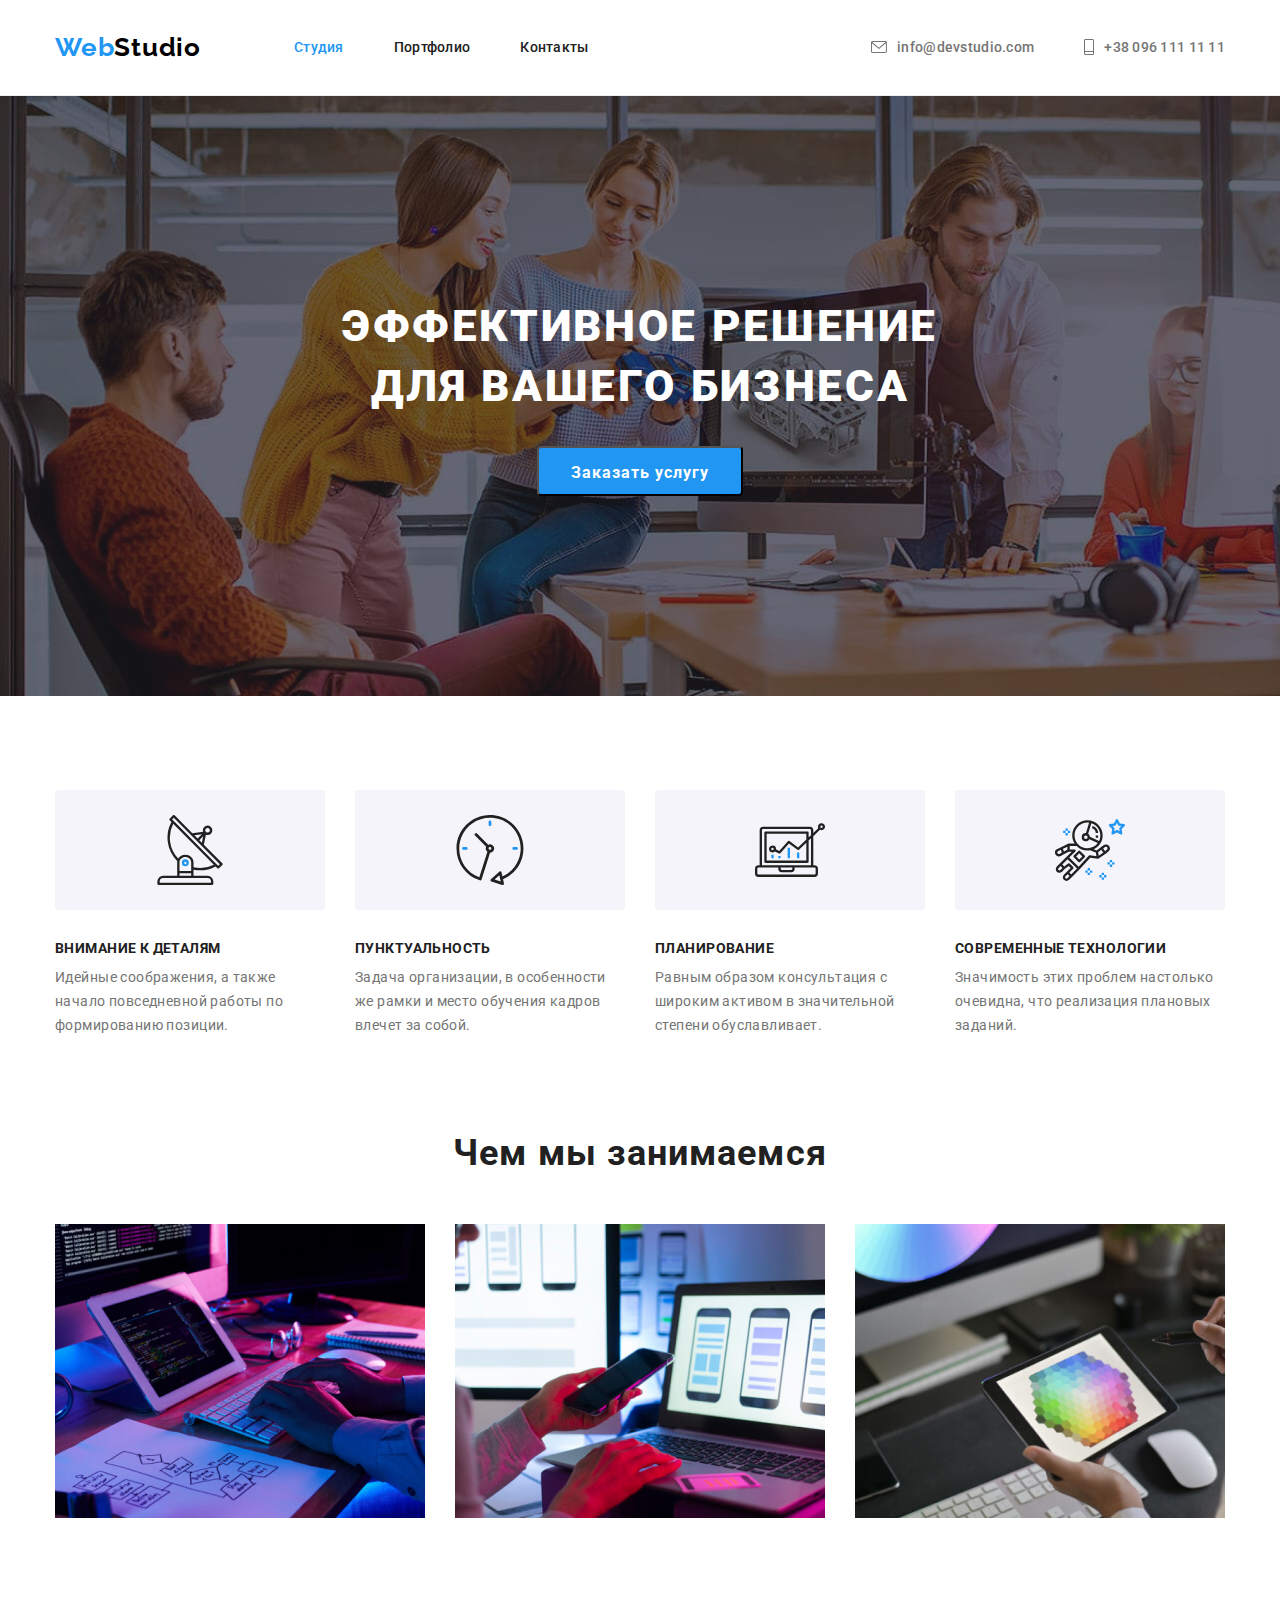
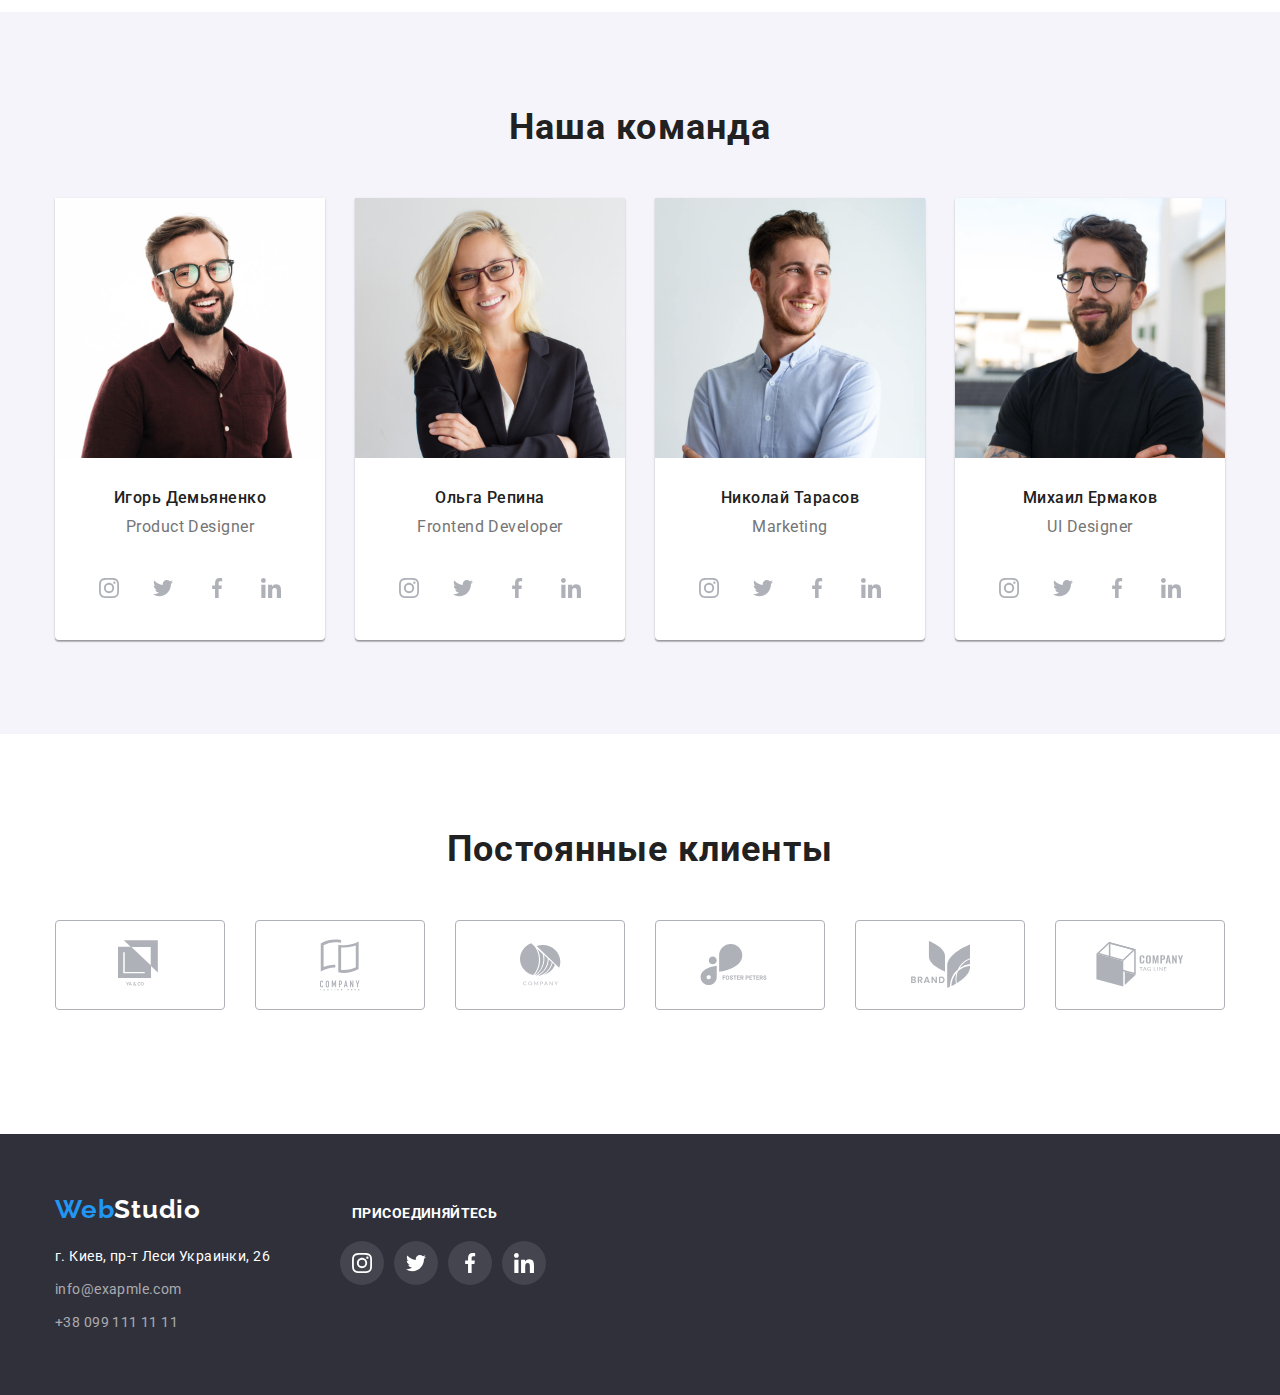
<file: index.html>
<!DOCTYPE html>
<html lang="ru">
  <head>
    <meta charset="UTF-8" />
    <meta name="viewport" content="width=device-width, initial-scale=1.0" />
    <title>WebStudio</title>
    <link
      href="https://fonts.googleapis.com/css2?family=Raleway:wght@700&family=Roboto:wght@400;500;700;900&display=swap"
      rel="stylesheet"
    />
    <link
      rel="stylesheet"
      href="https://cdnjs.cloudflare.com/ajax/libs/modern-normalize/1.0.0/modern-normalize.css"
    />
    <link rel="stylesheet" href="./css/styles.css" />
  </head>
  <body>
    <!-- HEADER -->
    <header class="header">
      <div class="container">
        <nav class="nav">
          <a
            class="logo link"
            href="./index.html"
            aria-label="WebStudio главная страница"
            lang="en"
          >
            <span class="logo-second-color">Web</span
            ><span class="logo-light-theme-color">Studio</span>
          </a>
          <ul class="nav-list list">
            <li class="nav-list-li">
              <a class="nav-list-link link current" href="./index.html"
                >Студия</a
              >
            </li>
            <li class="nav-list-li">
              <a class="nav-list-link link" href="./portfolio.html"
                >Портфолио</a
              >
            </li>
            <li class="nav-list-li">
              <a class="nav-list-link link" href="">Контакты</a>
            </li>
          </ul>
        </nav>
        <address class="adress">
          <ul class="adress-list list">
            <li class="adress-list-li">
              <a class="adress-list-link link" href="mailto:info@devstudio.com">
                <svg class="adress-list-svg" width="16" height="12">
                  <use href="./images/sprite.svg#icon-envelope"></use>
                </svg>
                info@devstudio.com
              </a>
            </li>
            <li class="adress-list-li">
              <a class="adress-list-link link" href="tel:+380961111111">
                <svg class="adress-list-svg" width="10" height="16">
                  <use href="./images/sprite.svg#icon-phone"></use>
                </svg>
                +38 096 111 11 11
              </a>
            </li>
          </ul>
        </address>
      </div>
    </header>
    <main>
      <!-- HERO -->
      <section class="hero">
        <div class="container">
          <h1 class="hero-title">Эффективное решение для вашего бизнеса</h1>
          <button class="modal-btn" type="button">Заказать услугу</button>
        </div>
      </section>
      <!-- FEATURES SECTION -->
      <section class="features section">
        <div class="container">
          <ul class="features-list list">
            <li class="features-list-li icon-details">
              <h3 class="features-list-title">Внимание к деталям</h3>
              <p class="features-list-text">
                Идейные соображения, а также начало повседневной работы по
                формированию позиции.
              </p>
            </li>
            <li class="features-list-li icon-clock">
              <h3 class="features-list-title">Пунктуальность</h3>
              <p class="features-list-text">
                Задача организации, в особенности же рамки и место обучения
                кадров влечет за собой.
              </p>
            </li>
            <li class="features-list-li icon-diagram">
              <h3 class="features-list-title">Планирование</h3>
              <p class="features-list-text">
                Равным образом консультация с широким активом в значительной
                степени обуславливает.
              </p>
            </li>
            <li class="features-list-li icon-astronaut">
              <h3 class="features-list-title">Современные технологии</h3>
              <p class="features-list-text">
                Значимость этих проблем настолько очевидна, что реализация
                плановых заданий.
              </p>
            </li>
          </ul>
        </div>
      </section>
      <!-- WORK -->
      <section class="work">
        <div class="container">
          <h2 class="title">Чем мы занимаемся</h2>
          <ul class="work-list list">
            <li class="work-list-li">
              <img
                src="./images/whatarewedo/keyboard.jpg"
                alt="Печатает на клавиатуре"
                width="370"
                height="294"
              />
            </li>
            <li class="work-list-li">
              <img
                src="./images/whatarewedo/phone.jpg"
                alt="Смотрит на телефон и на монитор лаптопа"
                width="370"
                height="294"
              />
            </li>
            <li class="work-list-li">
              <img
                src="./images/whatarewedo/tablet.jpg"
                alt="Смотрит на планшет"
                width="370"
                height="294"
              />
            </li>
          </ul>
        </div>
      </section>
      <!-- TEAM -->
      <section class="team section">
        <div class="container">
          <h2 class="title">Наша команда</h2>
          <ul class="team-list list">
            <li class="team-list-li">
              <img
                src="./images/team/igor.jpg"
                alt="Игорь Демьяненко"
                width="270"
                height="260"
              />
              <h3 class="team-list-title">Игорь Демьяненко</h3>
              <p class="team-list-text" lang="en">Product Designer</p>
              <ul class="social-list list">
                <li class="social-list-item">
                  <a href="" class="social-list-link" width="44" height="44">
                    <svg class="social-list-svg">
                      <use href="./images/sprite.svg#icon-instagram"></use>
                    </svg>
                  </a>
                </li>
                <li class="social-list-item">
                  <a href="" class="social-list-link">
                    <svg class="social-list-svg">
                      <use href="./images/sprite.svg#icon-twitter"></use>
                    </svg>
                  </a>
                </li>
                <li class="social-list-item">
                  <a href="" class="social-list-link">
                    <svg class="social-list-svg">
                      <use href="./images/sprite.svg#icon-facebook"></use>
                    </svg>
                  </a>
                </li>
                <li class="social-list-item">
                  <a href="" class="social-list-link">
                    <svg class="social-list-svg">
                      <use href="./images/sprite.svg#icon-linkedin"></use>
                    </svg>
                  </a>
                </li>
              </ul>
            </li>
            <li class="team-list-li">
              <img
                src="./images/team/olga.jpg"
                alt="Ольга Репина"
                width="270"
                height="260"
              />
              <h3 class="team-list-title">Ольга Репина</h3>
              <p class="team-list-text" lang="en">Frontend Developer</p>
              <ul class="social-list list">
                <li class="social-list-item">
                  <a href="" class="social-list-link" width="44" height="44">
                    <svg class="social-list-svg">
                      <use href="./images/sprite.svg#icon-instagram"></use>
                    </svg>
                  </a>
                </li>
                <li class="social-list-item">
                  <a href="" class="social-list-link">
                    <svg class="social-list-svg">
                      <use href="./images/sprite.svg#icon-twitter"></use>
                    </svg>
                  </a>
                </li>
                <li class="social-list-item">
                  <a href="" class="social-list-link">
                    <svg class="social-list-svg">
                      <use href="./images/sprite.svg#icon-facebook"></use>
                    </svg>
                  </a>
                </li>
                <li class="social-list-item">
                  <a href="" class="social-list-link">
                    <svg class="social-list-svg">
                      <use href="./images/sprite.svg#icon-linkedin"></use>
                    </svg>
                  </a>
                </li>
              </ul>
            </li>
            <li class="team-list-li">
              <img
                src="./images/team/nikolaj.jpg"
                alt="Николай Тарасов"
                width="270"
                height="260"
              />
              <h3 class="team-list-title">Николай Тарасов</h3>
              <p class="team-list-text" lang="en">Marketing</p>
              <ul class="social-list list">
                <li class="social-list-item">
                  <a href="" class="social-list-link" width="44" height="44">
                    <svg class="social-list-svg">
                      <use href="./images/sprite.svg#icon-instagram"></use>
                    </svg>
                  </a>
                </li>
                <li class="social-list-item">
                  <a href="" class="social-list-link">
                    <svg class="social-list-svg">
                      <use href="./images/sprite.svg#icon-twitter"></use>
                    </svg>
                  </a>
                </li>
                <li class="social-list-item">
                  <a href="" class="social-list-link">
                    <svg class="social-list-svg">
                      <use href="./images/sprite.svg#icon-facebook"></use>
                    </svg>
                  </a>
                </li>
                <li class="social-list-item">
                  <a href="" class="social-list-link">
                    <svg class="social-list-svg">
                      <use href="./images/sprite.svg#icon-linkedin"></use>
                    </svg>
                  </a>
                </li>
              </ul>
            </li>
            <li class="team-list-li">
              <img
                src="./images/team/michail.jpg"
                alt=">Михаил Ермаков"
                width="270"
                height="260"
              />
              <h3 class="team-list-title">Михаил Ермаков</h3>
              <p class="team-list-text" lang="en">UI Designer</p>
              <ul class="social-list list">
                <li class="social-list-item">
                  <a href="" class="social-list-link" width="44" height="44">
                    <svg class="social-list-svg">
                      <use href="./images/sprite.svg#icon-instagram"></use>
                    </svg>
                  </a>
                </li>
                <li class="social-list-item">
                  <a href="" class="social-list-link">
                    <svg class="social-list-svg">
                      <use href="./images/sprite.svg#icon-twitter"></use>
                    </svg>
                  </a>
                </li>
                <li class="social-list-item">
                  <a href="" class="social-list-link">
                    <svg class="social-list-svg">
                      <use href="./images/sprite.svg#icon-facebook"></use>
                    </svg>
                  </a>
                </li>
                <li class="social-list-item">
                  <a href="" class="social-list-link">
                    <svg class="social-list-svg">
                      <use href="./images/sprite.svg#icon-linkedin"></use>
                    </svg>
                  </a>
                </li>
              </ul>
            </li>
          </ul>
        </div>
      </section>
      <!-- CLIENTS -->
      <section class="clients section">
        <div class="container">
          <h2 class="title">Постоянные клиенты</h2>
            <ul class="clients-list list">
              <li class="clients-list-item">
                <a href="" class="clients-list-link">
                  <svg class="clients-list-svg" width="44" height="49">
                    <use href="./images/sprite.svg#icon-logo1-yaandco"></use>
                  </svg>
                </a>
              </li>
              <li class="clients-list-item">
                <a href="" class="clients-list-link">
                  <svg class="clients-list-svg" width="40" height="52">
                    <use href="./images/sprite.svg#icon-logo2-taglinehere"></use>
                  </svg>
                </a>
              </li>
              <li class="clients-list-item">
                <a href="" class="clients-list-link">
                  <svg class="clients-list-svg" width="41" height="43">
                    <use href="./images/sprite.svg#icon-logo3"></use>
                  </svg>
                </a>
              </li>
              <li class="clients-list-item">
                <a href="" class="clients-list-link">
                  <svg class="clients-list-svg" width="80" height="42">
                    <use href="./images/sprite.svg#icon-logo4-fosterpeters"></use>
                  </svg>
                </a>
              </li>
              <li class="clients-list-item">
                <a href="" class="clients-list-link">
                  <svg class="clients-list-svg" width="59" height="47">
                    <use href="./images/sprite.svg#icon-logo5-brand"></use>
                  </svg>
                </a>
              </li>
              <li class="clients-list-item">
                <a href="" class="clients-list-link">
                  <svg class="clients-list-svg" width="88" height="45">
                    <use href="./images/sprite.svg#icon-logo6-tagline"></use>
                  </svg>
                </a>
              </li>
            </ul>
        </div>
      </section>
      </main>
    </main>
    <!-- FOOTER -->
    <footer class="footer">
      <div class="container">
        <div>
          <a
            class="logo link"
            href="./index.html"
            aria-label="WebStudio главная страница"
            lang="en"
          >
            <span class="logo-second-color">Web</span
            ><span class="logo-dark-theme-color">Studio</span>
          </a>

          <address>
            <ul class="list">
              <li class="footer-list-li">
                <span class="footer-adress"
                  >г. Киев, пр-т Леси Украинки, 26</span
                >
              </li>
              <li class="footer-list-li">
                <a
                  class="footer-adress-list-link link"
                  href="mailto:info@exapmle.com"
                >
                  info@exapmle.com
                </a>
              </li>
              <li class="footer-list-li">
                <a
                  class="footer-adress-list-link link"
                  href="tel:+380991111111"
                >
                  +38 099 111 11 11
                </a>
              </li>
            </ul>
          </address>
        </div>

        <div class="connect-us">
          <h4 class="title-dark-theme">Присоединяйтесь</h4>
          <ul class="social-list list">
            <li class="social-list-item">
              <a href="" class="social-list-link  connect-us-social-list-link">
                <svg class="social-list-svg connect-us-social-list-svg">
                  <use href="./images/sprite.svg#icon-instagram"></use>
                </svg>
              </a>
            </li>
            <li class="social-list-item">
              <a href="" class="social-list-link  connect-us-social-list-link">
                <svg class="social-list-svg connect-us-social-list-svg">
                  <use href="./images/sprite.svg#icon-twitter"></use>
                </svg>
              </a>
            </li>
            <li class="social-list-item">
              <a href="" class="social-list-link  connect-us-social-list-link">
                <svg class="social-list-svg connect-us-social-list-svg">
                  <use href="./images/sprite.svg#icon-facebook"></use>
                </svg>
              </a>
            </li>
            <li class="social-list-item">
              <a href="" class="social-list-link  connect-us-social-list-link">
                <svg class="social-list-svg connect-us-social-list-svg">
                  <use href="./images/sprite.svg#icon-linkedin"></use>
                </svg>
              </a>
            </li>
          </ul>
        </div>
      </div>
    </footer>
  </body>
</html>
</file>
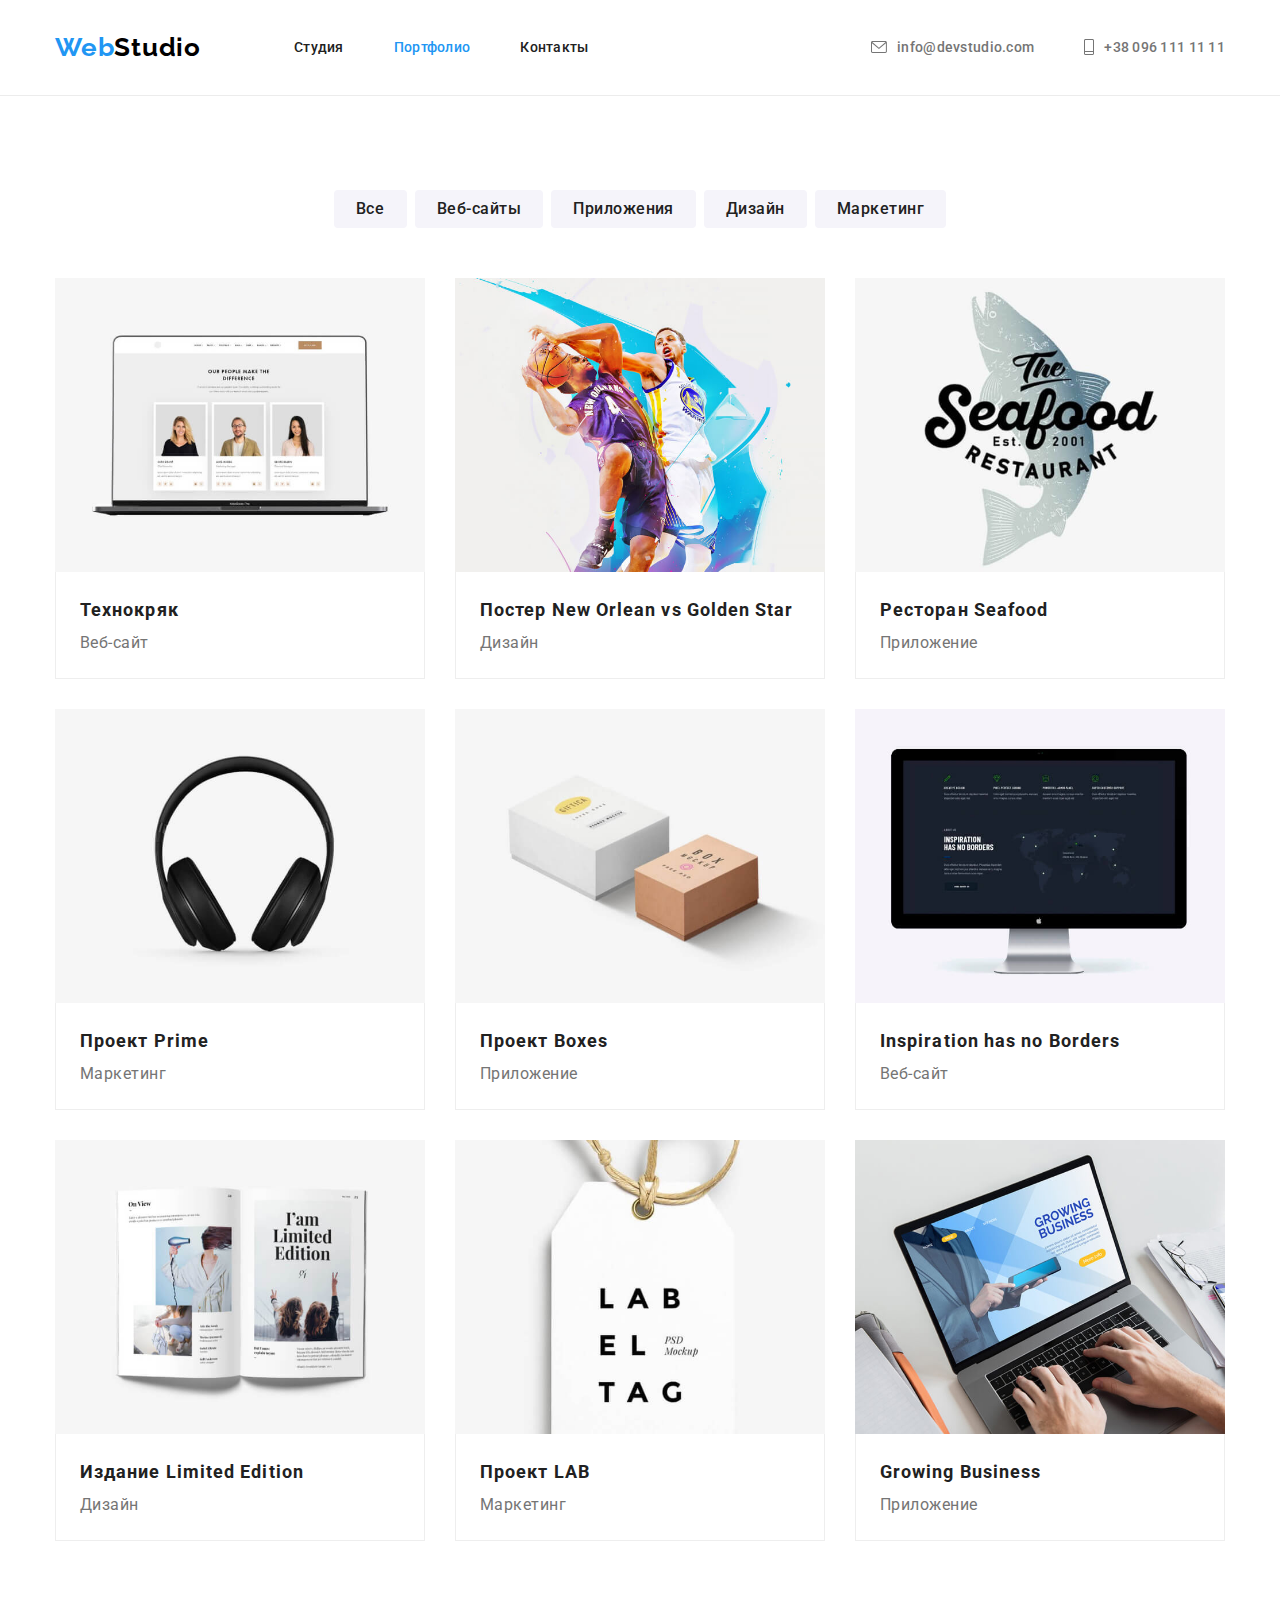
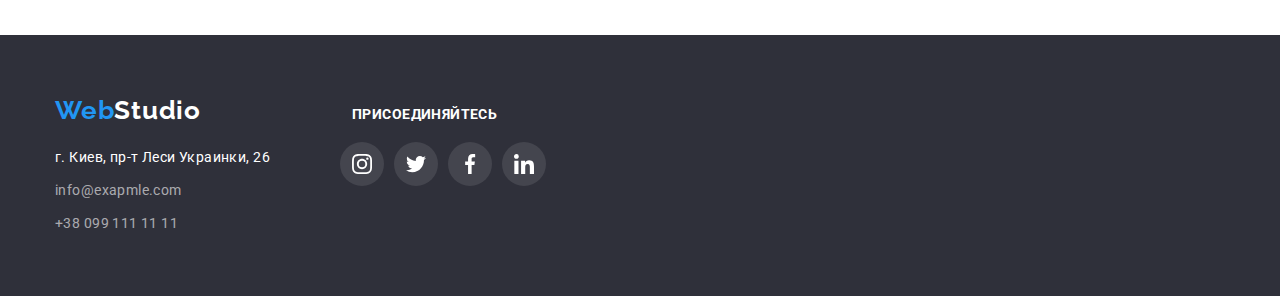
<file: portfolio.html>
<!DOCTYPE html>
<html lang="ru">
  <head>
    <meta charset="UTF-8" />
    <meta name="viewport" content="width=device-width, initial-scale=1.0" />
    <title lang="en">WebStudio-Портфолио</title>
    <link
      href="https://fonts.googleapis.com/css2?family=Raleway:wght@700&family=Roboto:wght@400;500;700;900&display=swap"
      rel="stylesheet"
    />
    <link
      rel="stylesheet"
      href="https://cdnjs.cloudflare.com/ajax/libs/modern-normalize/1.0.0/modern-normalize.css"
    />
    <link rel="stylesheet" href="./css/styles.css" />
  </head>
  <body>
    <!-- HEADER -->
    <header class="header">
      <div class="container">
        <nav class="nav">
          <a
            class="logo link"
            href="./index.html"
            aria-label="WebStudio главная страница"
            lang="en"
          >
            <span class="logo-second-color">Web</span
            ><span class="logo-light-theme-color">Studio</span>
          </a>
          <ul class="nav-list list">
            <li class="nav-list-li">
              <a class="nav-list-link link" href="./index.html">Студия</a>
            </li>
            <li class="nav-list-li">
              <a class="nav-list-link link current" href="./portfolio.html"
                >Портфолио
              </a>
            </li>
            <li class="nav-list-li">
              <a class="nav-list-link link" href="">Контакты</a>
            </li>
          </ul>
        </nav>
        <address class="adress">
          <ul class="adress-list list">
            <li class="adress-list-li">
              <a class="adress-list-link link" href="mailto:info@devstudio.com">
                <svg class="adress-list-svg" width="16" height="12">
                  <use href="./images/sprite.svg#icon-envelope"></use>
                </svg>
                info@devstudio.com
              </a>
            </li>
            <li class="adress-list-li">
              <a class="adress-list-link link" href="tel:+380961111111">
                <svg class="adress-list-svg" width="10" height="16">
                  <use href="./images/sprite.svg#icon-phone"></use>
                </svg>
                +38 096 111 11 11
              </a>
            </li>
          </ul>
        </address>
      </div>
    </header>
    <main>
      <section class="section">
        <!-- PORTFOLIO MENU  -->
        <div class="container">
          <section class="portfolio-menu">
            <ul class="portfolio-menu-list list">
              <li class="portfolio-menu-li">
                <a class="portfolio-menu-list-link link" href="">Все</a>
              </li>
              <li class="portfolio-menu-li">
                <a class="portfolio-menu-list-link link" href="">Веб-сайты</a>
              </li>
              <li class="portfolio-menu-li">
                <a class="portfolio-menu-list-link link" href="">Приложения</a>
              </li>
              <li class="portfolio-menu-li">
                <a class="portfolio-menu-list-link link" href="">Дизайн</a>
              </li>
              <li class="portfolio-menu-li">
                <a class="portfolio-menu-list-link link" href="">Маркетинг</a>
              </li>
            </ul>
          </section>
        </div>

        <!-- PORTFOLIO ITEMS LIST  -->
        <div class="container">
          <ul class="portfolio-items list">
            <li class="portfolio-items-li">
              <a href="" class="portfolio-items-link link">
              <img
                src="./images/portfolio/1.jpg"
                alt="Фотографии троих сотрудников"
                width="370"
                height="294"
              />
              <div class="portfolio-item-border">
                <h1 class="portfolio-items-title">Технокряк</h1>
                <p class="portfolio-items-description">Веб-сайт</p>
              </div>
              </a>
            </li>
            <li class="portfolio-items-li">
              <a href="" class="portfolio-items-link link">
                <img
                  src="./images/portfolio/2.jpg"
                  alt="Играют два баскетболиста"
                  width="370"
                 height="294"
                />
                <div class="portfolio-item-border">
                   <h1 class="portfolio-items-title" lang="en">
                     Постер New Orlean vs Golden Star
                   </h1>
                <p class="portfolio-items-description">Дизайн</p>
              </a>
            </li>
            <li class="portfolio-items-li">
              <a href="" class="portfolio-items-link link">
              <img
                src="./images/portfolio/3.jpg"
                alt="Емблема фирмы Ресторан Seafood"
                width="370"
                height="294"
              />
              <div class="portfolio-item-border">
                 <h1 class="portfolio-items-title" lang="en">Ресторан Seafood</h1>
                 <p class="portfolio-items-description">Приложение</p>
              </div>
              </a>
            </li>
            <li class="portfolio-items-li">
              <a href="" class="portfolio-items-link link">
                <img src="./images/portfolio/4.jpg" alt="Наушники" width="370" height="294" />
                <div class="portfolio-item-border">
                  <h1 class="portfolio-items-title" lang="en">Проект Prime</h1>
                  <p class="portfolio-items-description">Маркетинг</p>
                </div>
              </a>
            </li>
            <li class="portfolio-items-li">
              <a href="" class="portfolio-items-link link">
                <img
                src="./images/portfolio/5.jpg"
                alt="Лежат две небольшие коробки"
                width="370"
                height="294"
              />
              <div class="portfolio-item-border">
                <h1 class="portfolio-items-title" lang="en">Проект Boxes</h1>
                 <p class="portfolio-items-description">Приложение</p>
              </div>
            </a>
            </li>
            <li class="portfolio-items-li">
              <a href="" class="portfolio-items-link link">
              <img
                src="./images/portfolio/6.jpg"
                alt="В мониторе отображаеться сайт фирмы Inspiration has no Borders"
                width="370"
                height="294"
              />
              <div class="portfolio-item-border">
               <h1 class="portfolio-items-title" lang="en">
                Inspiration has no Borders
                </h1>
                <p class="portfolio-items-description">Веб-сайт</p>
              </div>
              </a>
            </li>
            <li class="portfolio-items-li">
              <a href="" class="portfolio-items-link link">

              <img
                src="./images/portfolio/7.jpg"
                alt="Открыта книга с надписью Издание Limited Edition"
                width="370"
                height="294"
              />
              <div class="portfolio-item-border">
               <h1 class="portfolio-items-title" lang="en">
                Издание Limited Edition
               </h1>
               <p class="portfolio-items-description">Дизайн</p>
              </div>
              </a>
            </li>
            <li class="portfolio-items-li">
              <a href="" class="portfolio-items-link link">
                <img
                 src="./images/portfolio/8.jpg"
                 alt="Подвешана табличка с назвой фирмы"
                  width="370"
                 height="294"
                />
                <div class="portfolio-item-border">
                 <h1 class="portfolio-items-title" lang="en">Проект LAB</h1>
                 <p class="portfolio-items-description">Маркетинг</p>
                </div>
              </a>
            </li>
            <li class="portfolio-items-li">
              <a href="" class="portfolio-items-link link">
                <img src="./images/portfolio/9.jpg" alt="Человек печатает на клавиатуре ноутбука" width="370" height="294" />
                <div class="portfolio-item-border">
                    <h1 class="portfolio-items-title" lang="en">Growing Business</h1>
                    <p class="portfolio-items-description">Приложение</p>
                </div>
              </a>
            </li>
        
          </ul>
        </div>
      </section>
    </main>
    <!-- FOOTER -->
        <footer class="footer">
          <div class="container">
            <div>
              <a class="logo link" href="./index.html" aria-label="WebStudio главная страница" lang="en">
                <span class="logo-second-color">Web</span><span class="logo-dark-theme-color">Studio</span>
              </a>
        
              <address>
                <ul class="list">
                  <li class="footer-list-li">
                    <span class="footer-adress">г. Киев, пр-т Леси Украинки, 26</span>
                  </li>
                  <li class="footer-list-li">
                    <a class="footer-adress-list-link link" href="mailto:info@exapmle.com">
                      info@exapmle.com
                    </a>
                  </li>
                  <li class="footer-list-li">
                    <a class="footer-adress-list-link link" href="tel:+380991111111">
                      +38 099 111 11 11
                    </a>
                  </li>
                </ul>
              </address>
            </div>
        
            <div class="connect-us">
              <h4 class="title-dark-theme">Присоединяйтесь</h4>
              <ul class="social-list list">
                <li class="social-list-item">
                  <a href="" class="social-list-link  connect-us-social-list-link">
                    <svg class="social-list-svg connect-us-social-list-svg">
                      <use href="./images/sprite.svg#icon-instagram"></use>
                    </svg>
                  </a>
                </li>
                <li class="social-list-item">
                  <a href="" class="social-list-link  connect-us-social-list-link">
                    <svg class="social-list-svg connect-us-social-list-svg">
                      <use href="./images/sprite.svg#icon-twitter"></use>
                    </svg>
                  </a>
                </li>
                <li class="social-list-item">
                  <a href="" class="social-list-link  connect-us-social-list-link">
                    <svg class="social-list-svg connect-us-social-list-svg">
                      <use href="./images/sprite.svg#icon-facebook"></use>
                    </svg>
                  </a>
                </li>
                <li class="social-list-item">
                  <a href="" class="social-list-link  connect-us-social-list-link">
                    <svg class="social-list-svg connect-us-social-list-svg">
                      <use href="./images/sprite.svg#icon-linkedin"></use>
                    </svg>
                  </a>
                </li>
              </ul>
            </div>
          </div>
        </footer>
  </body>
</html>
</file>
<file: css/styles.css>
:root {
  --main-font: 'Roboto', sans-serif;
  --secondary-font: 'Raleway', sans-serif;
  --title-color: #212121;
  --description-color: #757575;
  --adress-header-color: #757575;
  --accent-color: #2196f3;
  --background: #2f303a;
  --background-section: #f5f4fa;
  --bcg-btn: #f5f4fa;
  --bcg-item-border: #eeeeee;
  --bgc-card: #f5f4fa;
  --text-color-white: #ffffff;
}

*,
*::before,
*::after {
  margin: 0;
  padding: 0;
}

body {
  font-family: var(--main-font);
  font-style: normal;
}

img {
  display: block;
}

.list {
  list-style: none;
}

.link {
  text-decoration: none;
}

/*  ============ COMPONENTS ============ */

.container {
  width: 1200px;
  padding: 0 15px;
  margin: 0 auto;
}

.section {
  padding-top: 94px;
  padding-bottom: 94px;
}

.logo {
  font-family: var(--secondary-font);
  font-weight: 700;
  font-size: 26px;
  line-height: 1.192;
  letter-spacing: 0.03em;
}

.logo-second-color {
  color: #2196f3;
}

.title {
  font-weight: 700;
  font-size: 36px;
  line-height: 1.167;
  text-align: center;
  letter-spacing: 0.03em;
  color: var(--title-color);
}

.hero,
.footer {
  background-color: var(--background);
}

/* social list */

.social-list {
  display: flex;
  justify-content: center;
  margin-top: 16px;
  margin-bottom: 30px;
}

.social-list-item:not(:last-child) {
  margin-right: 10px;
}

.social-list-link {
  display: flex;
  align-items: center;
  justify-content: center;

  width: 44px;
  height: 44px;
  border-radius: 50%;
}

.social-list-link:hover {
  background-color: #2196f3;
}

.social-list-link:hover .social-list-svg {
  fill: var(--text-color-white);
}

.social-list-svg {
  width: 20px;
  height: 20px;
  fill: #afb1b8;
}

/* END social list */

/*  ============ END COMPONENTS ============ */

/*  ============ HEADER ============ */
.header {
  padding: 32px 0;
  border-bottom: 1px solid #ececec;
}

.header .container {
  display: flex;
  align-items: center;
}

.nav {
  display: flex;
  align-items: center;
}

.nav-list,
.adress-list {
  display: flex;
}

.header .adress {
  margin-left: auto;
}

.header .logo {
  margin-right: 93px;
}

.nav-list-li:not(:last-child) {
  margin-right: 50px;
}

.adress-list-li:not(:last-child) {
  margin-right: 50px;
}

.logo-light-theme-color {
  color: #000000;
}

.nav-list-link,
.adress-list-link {
  font-weight: 500;
  font-size: 14px;
  line-height: 1.143;
  letter-spacing: 0.02em;
}

.nav-list-link {
  color: #212121;
}

.adress-list-link {
  display: flex;
  justify-content: center;
  align-items: center;
  font-style: normal;
  color: var(--adress-header-color);
}

/* --- */
.adress-list-svg {
  fill: var(--adress-header-color);
  margin-right: 10px;
}

.adress-list-link:hover .adress-list-svg {
  fill: var(--accent-color);
}
/* --- */

.nav-list-link:hover,
.nav-list-link:focus,
.adress-list-link:hover,
.adress-list-link:focus {
  color: var(--accent-color);
}

.nav-list-link.current {
  color: var(--accent-color);
}

/* .nav-list-link[href='./portfolio.html']:active {
  color: red;
} */

/*  ============ END HEADER ============ */

/*  ============ HERO ============ */
.hero {
  max-width: 1600px;
  height: 600px;
  margin-left: auto;
  margin-right: auto;
  background-image: linear-gradient(
      to right,
      rgba(47, 48, 58, 0.4),
      rgba(47, 48, 58, 0.4)
    ),
    url(../images/hero.jpg);
}

.hero .container {
  display: flex;
  flex-direction: column;
  align-items: center;
  height: 600px;
}

.hero-title {
  font-weight: 900;
  font-size: 44px;
  line-height: 1.364;
  text-align: center;
  letter-spacing: 0.06em;
  text-transform: uppercase;
  color: var(--text-color-white);

  max-width: 696px;
  margin-top: 200px;
}

.modal-btn {
  font-family: var(--main-font);
  font-style: normal;
  font-weight: 700;
  font-size: 16px;
  line-height: 1.875;
  letter-spacing: 0.06em;
  color: var(--text-color-white);
  background-color: var(--accent-color);

  padding: 10px 32px;
  min-width: 200px;
  height: 50px;
  border-radius: 4px;
  display: flex;
  margin-top: 30px;
}

/*  ============ END HERO ============ */

/*  ============ FEATURES SECTION ============ */

.features-list {
  display: flex;
}

.features-list-li::before {
  display: block;
  content: '';
  height: 120px;
  background-repeat: no-repeat;
  background-position: center;
  background-color: var(--bgc-card);
  border-radius: 4px;
  margin-bottom: 30px;
}

.icon-details::before {
  background-image: url(../images/features/details.svg);
}

.icon-clock::before {
  background-image: url(../images/features/clock.svg);
}

.icon-diagram::before {
  background-image: url(../images/features/diagram.svg);
}

.icon-astronaut::before {
  background-image: url(../images/features/astronaut.svg);
}

.features-list-li:not(:last-child) {
  margin-right: 30px;
}

.features-list-title {
  font-weight: 700;
  font-size: 14px;
  line-height: 1.143;
  letter-spacing: 0.03em;
  text-transform: uppercase;
  color: var(--title-color);
  margin-bottom: 10px;
}

.features-list-text {
  min-width: 270px;
  font-weight: 400;
  font-size: 14px;
  line-height: 1.714;
  letter-spacing: 0.03em;
  color: var(--description-color);

  /* padding-right: 2px; */
}
/*  ============ END features SECTION ============ */

/*  ============ WORK SECTION ============ */

.work {
  padding-bottom: 94px;
}

.work-list {
  display: flex;
}

.work-list-li:not(:last-child) {
  margin-right: 30px;
}

.work .title {
  margin-bottom: 50px;
}

/*  ============ END WORK SECTION ============ */

/*  ============ TEAM ============ */

.team {
  /* padding-top: 94px; */
  background: var(--background-section);
}

.team-list {
  display: flex;
}

.team-list-li:not(:last-child) {
  margin-right: 30px;
}

.team-list-li {
  background: #ffffff;
  /* material shadow v1 */

  box-shadow: 0px 1px 3px rgba(0, 0, 0, 0.12), 0px 1px 1px rgba(0, 0, 0, 0.14),
    0px 2px 1px rgba(0, 0, 0, 0.2);
  border-radius: 0px 0px 4px 4px;
}

.team .title {
  margin-bottom: 50px;
}

.team-list-title {
  font-weight: 500;
  font-size: 16px;
  line-height: 1.188;
  text-align: center;
  letter-spacing: 0.03em;
  color: var(--title-color);

  margin-top: 30px;
  margin-bottom: 10px;
}

.team-list-text {
  font-weight: 400;
  font-size: 16px;
  line-height: 1.188;
  text-align: center;
  letter-spacing: 0.03em;
  color: var(--description-color);

  margin-bottom: 30px;
}

/* .social-list-svg {
  width: 20px;
  height: 20px;
  fill: #afb1b8;
} */

/*  ============ END TEAM ============ */

/*  ============ CLIENTS ============ */

.clients .title {
  margin-bottom: 50px;
}

.clients-list {
  display: flex;
  justify-content: center;
  margin-top: 16px;
  margin-bottom: 30px;
}

.clients-list-item:not(:last-child) {
  margin-right: 30px;
}

.clients-list-link {
  display: flex;
  align-items: center;
  justify-content: center;

  width: 170px;
  height: 90px;

  border: 1px solid #afb1b8;
  box-sizing: border-box;
  border-radius: 4px;
}

.clients-list-link:hover {
  border: 1px solid var(--accent-color);
}

.clients-list-link:hover .clients-list-svg {
  fill: var(--accent-color);
}

.clients-list-svg {
  /* width: 40px;
  height: 52px; */
  fill: #afb1b8;
}

/*  ============ CLIENTS ============ */

/*  ============ FOOTER  ============ */

.footer {
  padding-top: 60px;
  padding-bottom: 60px;
}

.footer .container {
  display: flex;
  align-items: baseline;
}

.footer .logo {
  display: inline-block;
  margin-bottom: 20px;
}

.footer-list-li:not(:last-child) {
  margin-bottom: 9px;
}

.footer-adress,
.footer-adress-list-link {
  font-style: normal;
  font-weight: 400;
  font-size: 14px;
  line-height: 1.714;
  letter-spacing: 0.03em;
}

.footer-adress {
  color: var(--text-color-white);
}

.footer-adress-list-link {
  color: rgba(255, 255, 255, 0.6);
}

.logo-dark-theme-color {
  color: var(--text-color-white);
}

.connect-us {
  display: flex;
  flex-direction: column;
  margin-left: 70px;
}

.title-dark-theme {
  padding-bottom: 4px;
  padding-left: 12px;

  font-weight: 700;
  font-size: 14px;
  line-height: 1.143;
  letter-spacing: 0.03em;
  text-transform: uppercase;

  color: var(--text-color-white);
}

.connect-us-social-list-svg {
  fill: #fff;
}

.connect-us-social-list-link {
  background-color: rgba(255, 255, 255, 0.1);
}

/*  ============ END FOOTER  ============ */

/*  ============ PORTFOLIO PAGE  ============ */

/* ----- menu ----- */
.portfolio-menu {
  display: flex;
  justify-content: center;
  height: 54px;
}

.portfolio-menu-list {
  display: flex;
  justify-content: center;
}

.portfolio-menu-li:not(:last-child) {
  margin-right: 8px;
}

.portfolio-menu-list-link {
  display: inline-block;
  font-weight: 500;
  font-size: 16px;
  line-height: 1.625;
  letter-spacing: 0.03em;
  color: var(--title-color);
  background: var(--bcg-btn);

  min-width: 73px;

  border-radius: 4px;

  padding: 6px 22px;
}

.portfolio-menu-list-link:hover,
.portfolio-menu-list-link:focus {
  color: var(--text-color-white);
  background-color: var(--accent-color);
  box-shadow: 0px 3px 1px rgba(0, 0, 0, 0.1), 0px 1px 2px rgba(0, 0, 0, 0.08),
    0px 2px 2px rgba(0, 0, 0, 0.12);
}
/* ----- END menu ----- */

.portfolio-items {
  display: flex;
  flex-wrap: wrap;
  padding-top: 34px;
}

.portfolio-items-li:not(:nth-child(3n)) {
  margin-right: 30px;
}

.portfolio-items-li:not(:nth-last-child(-n + 3)) {
  margin-bottom: 30px;
}

.portfolio-item-border {
  padding: 20px 24px;
  border-left: 1px solid var(--bcg-item-border);
  border-right: 1px solid var(--bcg-item-border);
  border-bottom: 1px solid var(--bcg-item-border);
}

.portfolio-items-title {
  font-weight: 700;
  font-size: 18px;
  line-height: 2;
  letter-spacing: 0.06em;
  color: var(--title-color);
}

.portfolio-items-description {
  font-weight: 400;
  font-size: 16px;
  line-height: 1.875;
  letter-spacing: 0.03em;
  color: var(--description-color);
}

.portfolio-items-link {
  display: block;
}

.portfolio-items-li:hover,
.portfolio-items-li:focus {
  box-shadow: 0px 1px 1px rgba(0, 0, 0, 0.12), 0px 4px 4px rgba(0, 0, 0, 0.06),
    1px 4px 6px rgba(0, 0, 0, 0.16);
}

/*  ============ END PORTFOLIO PAGE  ============ */
</file>
